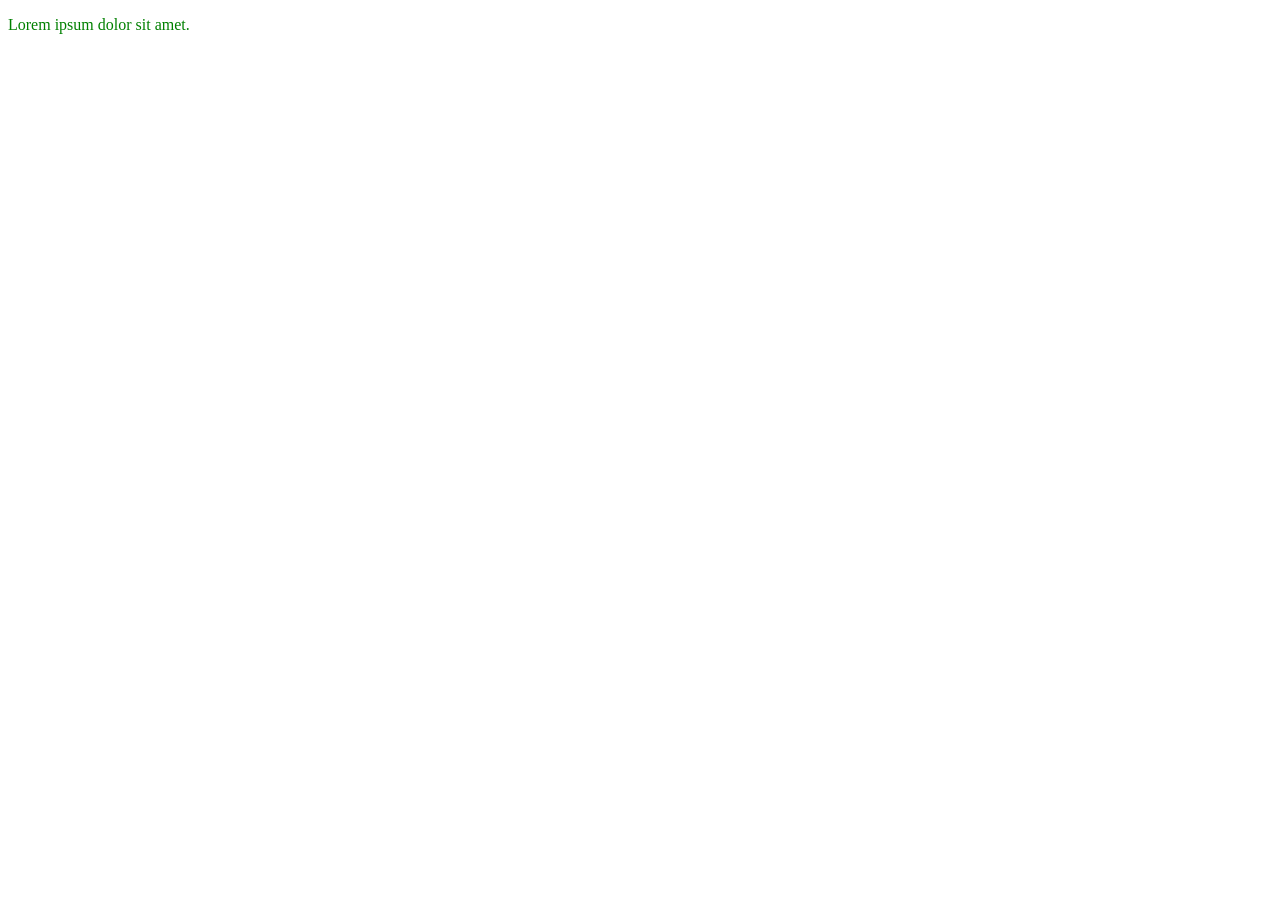
<file: index.html>
<!DOCTYPE html>
<html lang="en">
<head>
    <meta charset="UTF-8">
    <meta name="viewport" content="width=device-width, initial-scale=1.0">
    <title></title>

<style>
   p{
        color: red !important;
        
    }
    /*
    
    Selector{
       propery:value ;
       property:value ;

    }
        div{
        color:red;
        font-size: 30px;
        font-weight: bold;
        font-family: cursive;
    }
    
    */


</style>

<link rel="stylesheet" href="./css/style.css">

</head>



<body>
    
       

    
<!--    3 methods to integrate CSS ()   -->

 

<!--   Interne 
       Inline 
       Externe    

-->


<!-- 
<div  style="color:#ff0000;">
    Hello world 
</div> -->

<!-- <div>
    Hello Gomycode 
</div>

<div id="mydiv">
    the second div
</div>
DRY -->


<p  style="color:green !important">Lorem ipsum dolor sit amet.
</p>














<!-- <header>
    <div>
        <h2>hello ali</h2>
    </div>
</header> -->






</body>
</html>





<!-- MVC( Model View Controller)
Model(database )
View(Front end )
Controller(Backend code logic) -->
</file>
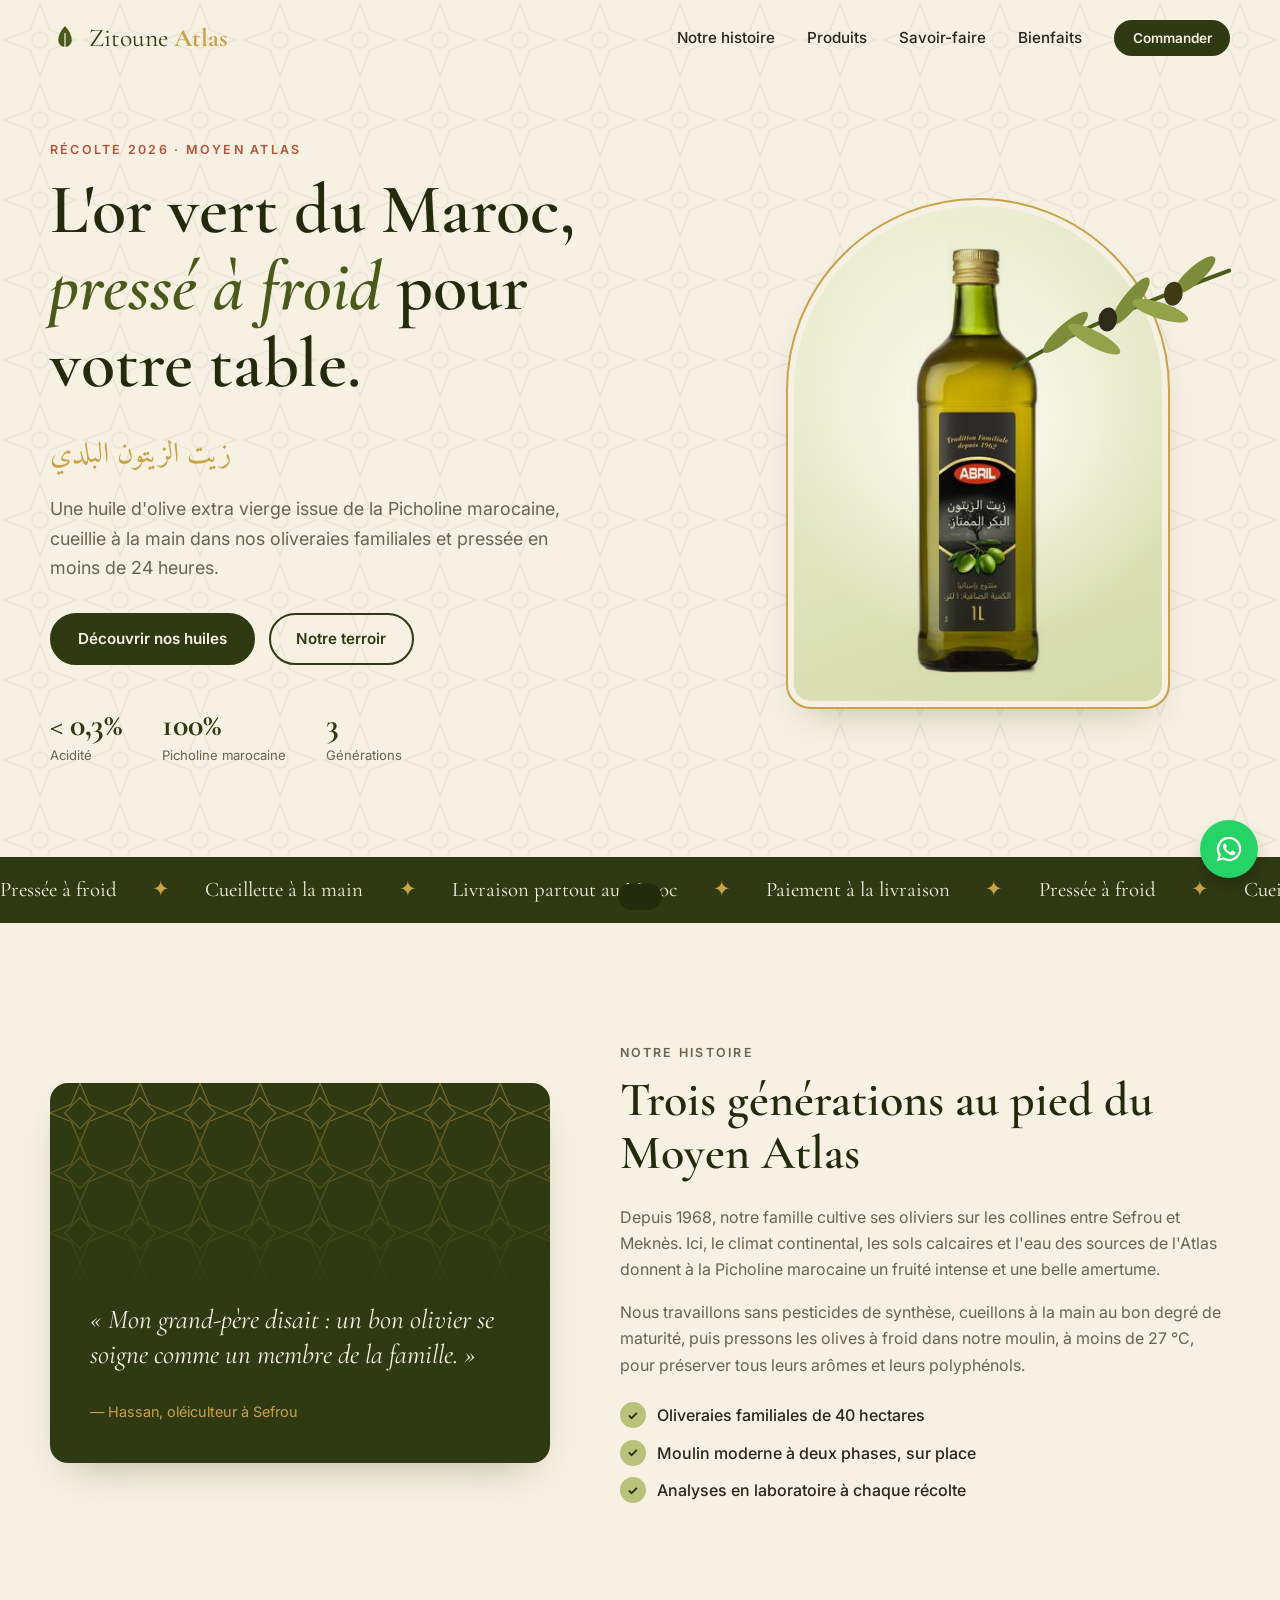
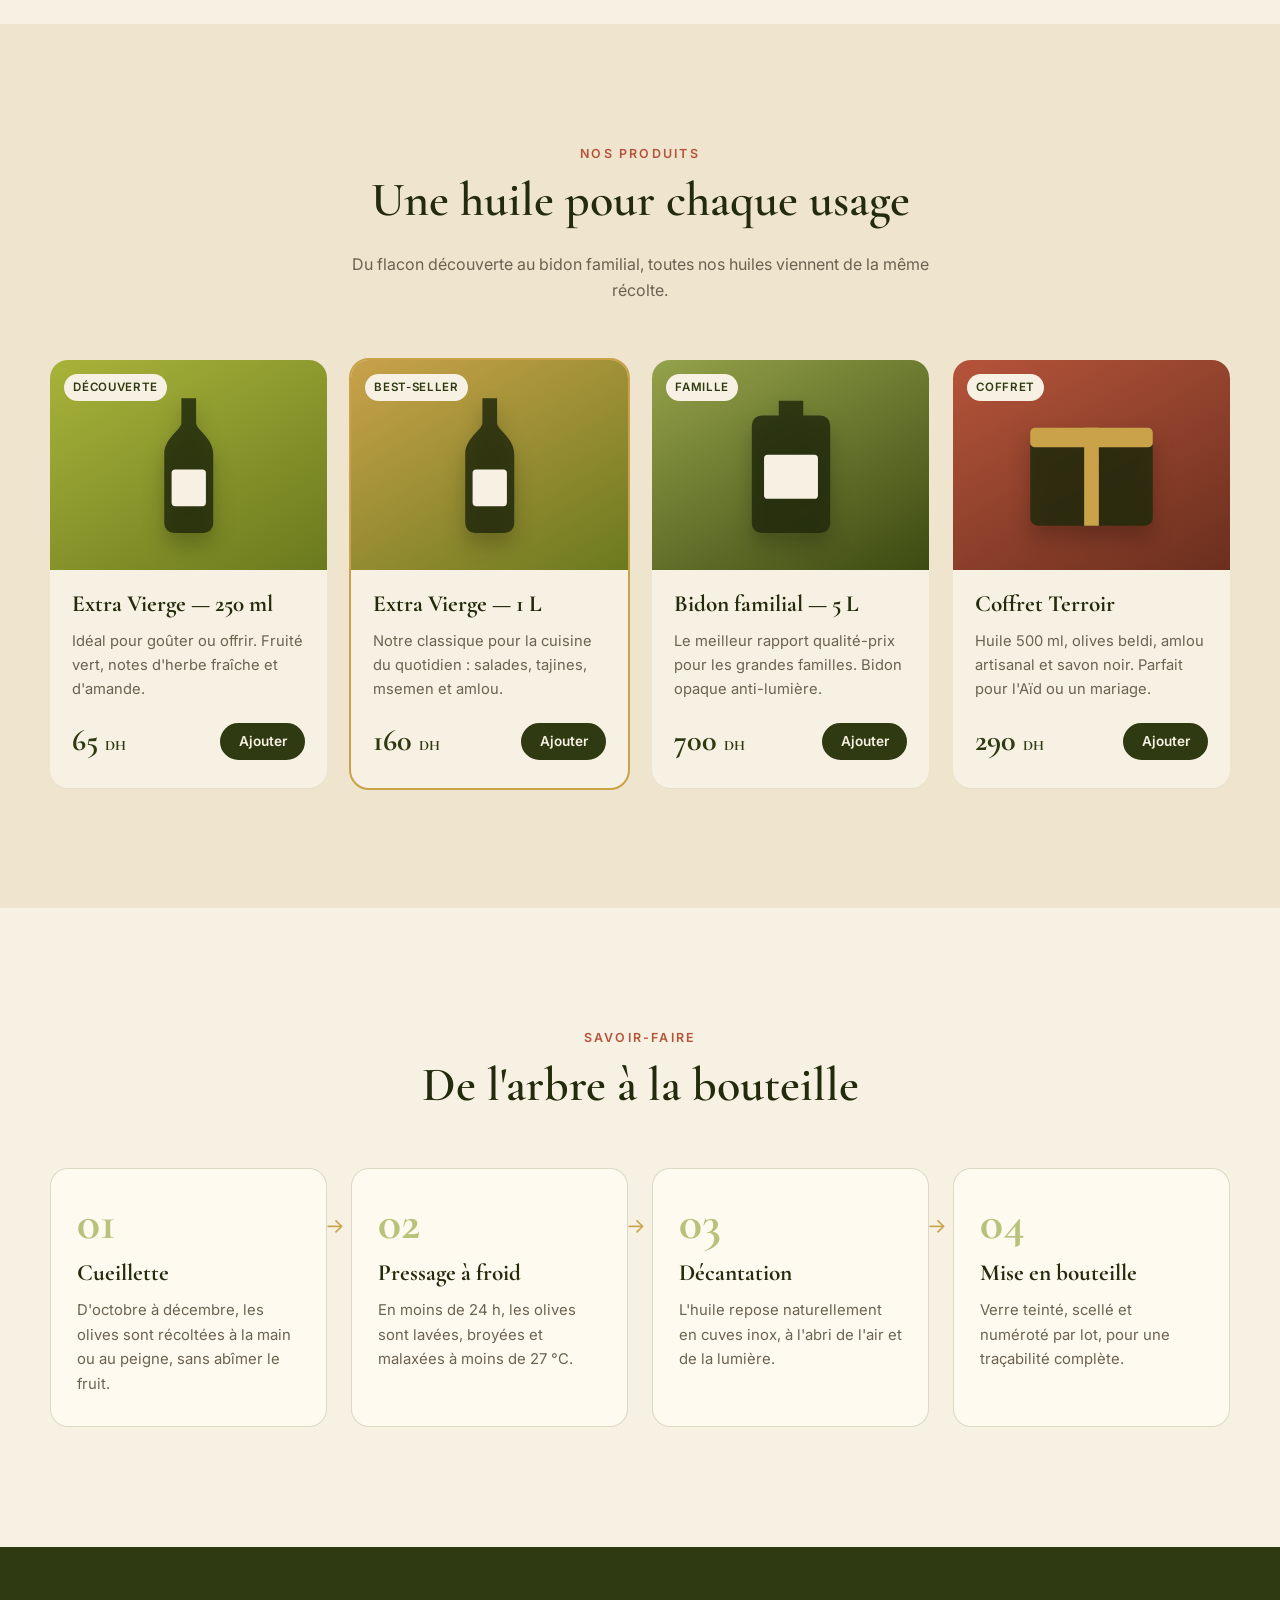
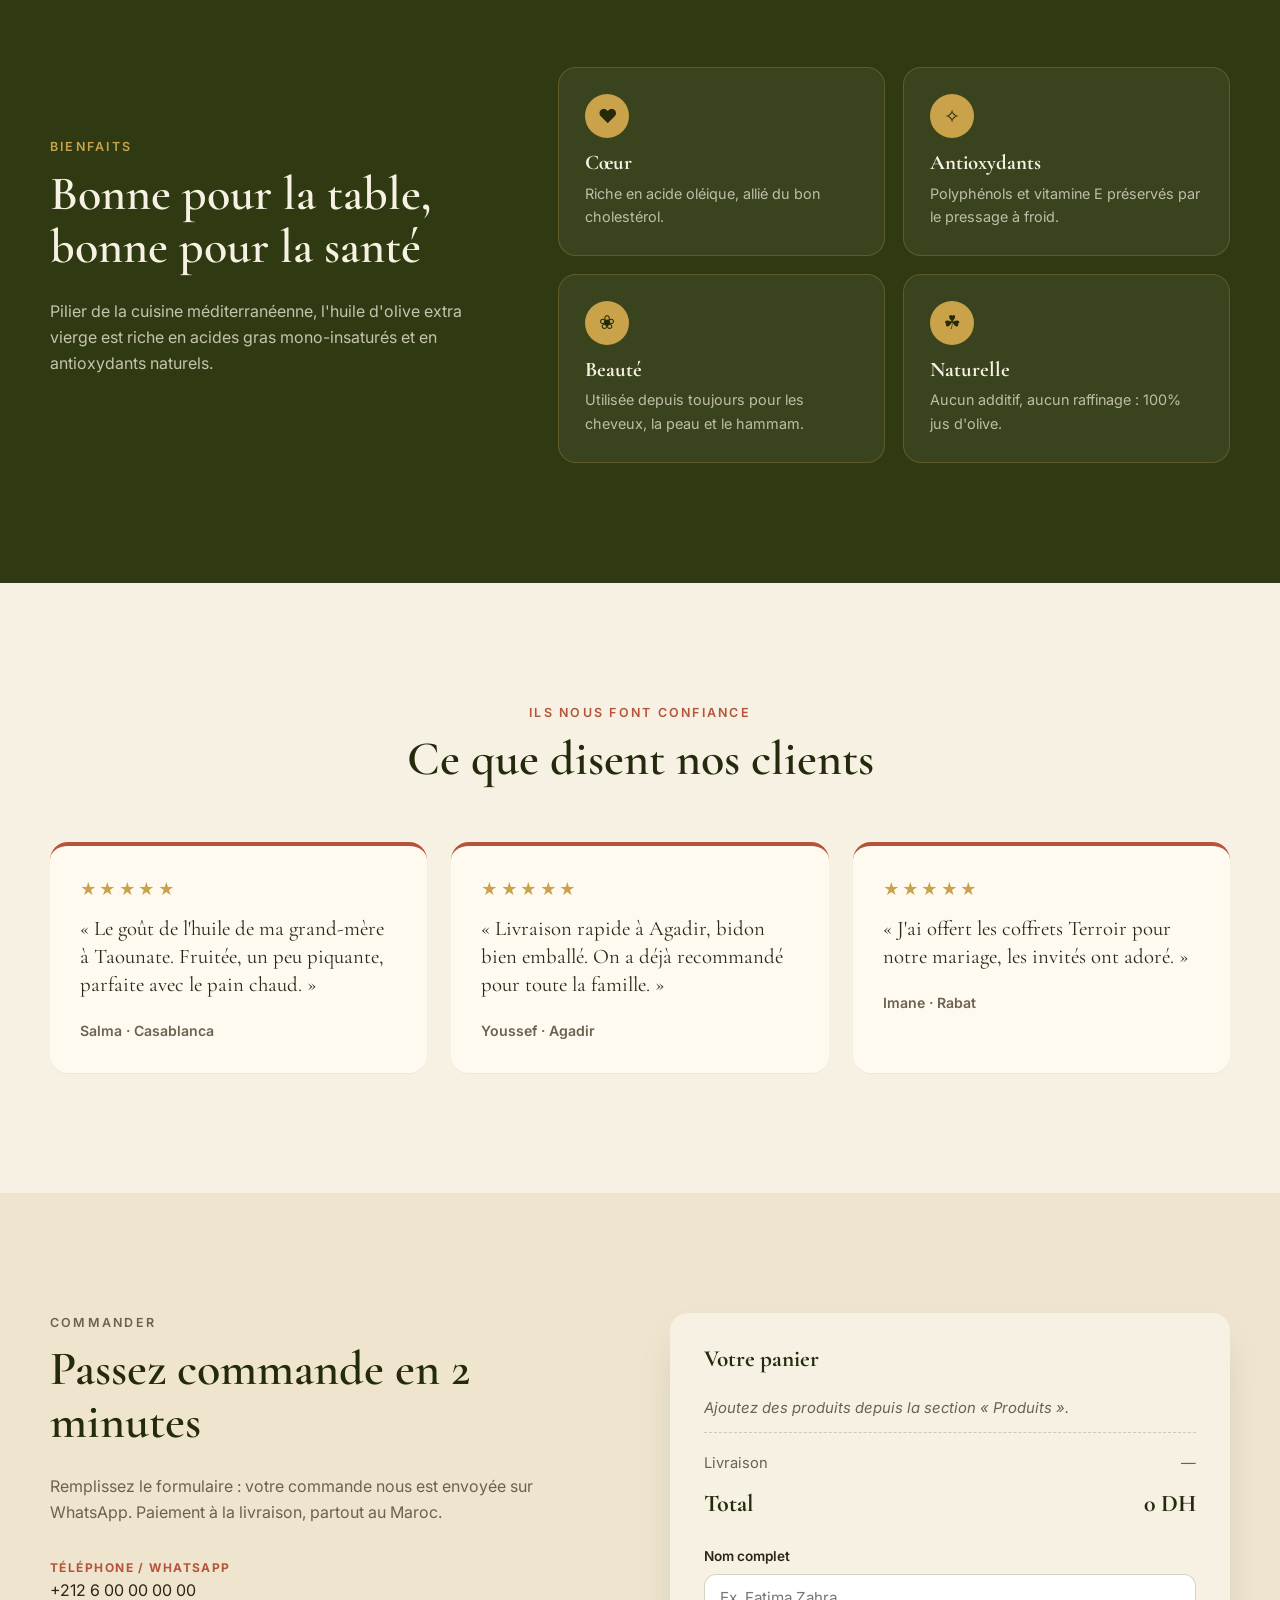
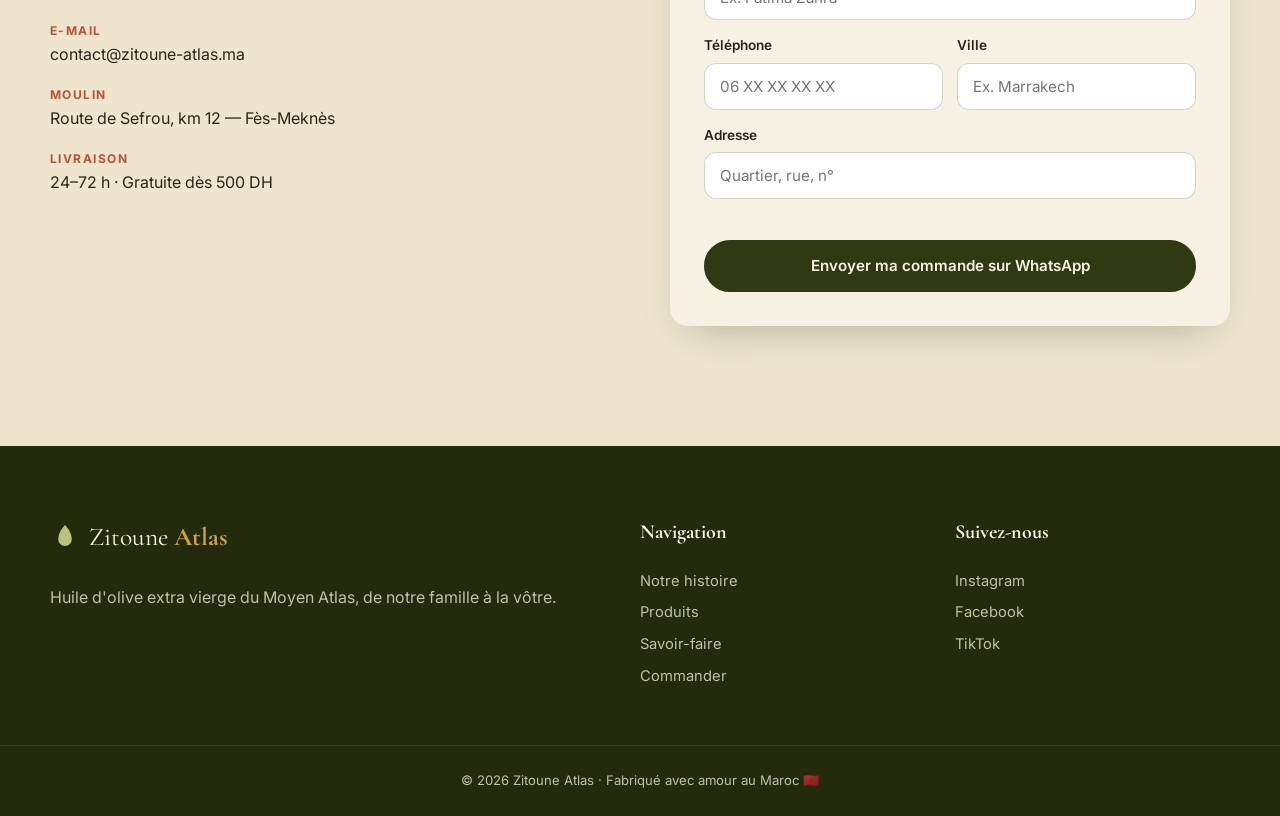
<file: genai/index.html>
<!DOCTYPE html>
<html lang="fr">
<head>
  <meta charset="UTF-8">
  <meta name="viewport" content="width=device-width, initial-scale=1.0">
  <title>Zitoune Atlas — Huile d'olive marocaine extra vierge</title>
  <meta name="description" content="Huile d'olive extra vierge pressée à froid, issue des oliveraies familiales du Moyen Atlas. Livraison partout au Maroc.">
  <link rel="preconnect" href="https://fonts.googleapis.com">
  <link rel="preconnect" href="https://fonts.gstatic.com" crossorigin>
  <link href="https://fonts.googleapis.com/css2?family=Cormorant+Garamond:wght@500;600;700&family=Inter:wght@400;500;600&family=Amiri:wght@700&display=swap" rel="stylesheet">
  <link rel="stylesheet" href="./style.css">
</head>
<body>

  <!-- ===== EN-TÊTE ===== -->
  <header class="header" id="header">
    <div class="container nav">
      <a href="#accueil" class="logo">
        <svg viewBox="0 0 40 40" class="logo-icon" aria-hidden="true">
          <path d="M20 4c6 6 9 13 9 19a9 9 0 0 1-18 0c0-6 3-13 9-19z" fill="currentColor"/>
          <path d="M20 14v20" stroke="#f7f1e3" stroke-width="1.6" stroke-linecap="round"/>
        </svg>
        <span>Zitoune <strong>Atlas</strong></span>
      </a>
      <nav class="menu" id="menu">
        <a href="#histoire">Notre histoire</a>
        <a href="#produits">Produits</a>
        <a href="#savoir-faire">Savoir-faire</a>
        <a href="#bienfaits">Bienfaits</a>
        <a href="#contact" class="btn btn-small">Commander</a>
      </nav>
      <button class="burger" id="burger" aria-label="Ouvrir le menu" aria-expanded="false">
        <span></span><span></span><span></span>
      </button>
    </div>
  </header>

  <!-- ===== HERO ===== -->
  <section class="hero" id="accueil">
    <div class="hero-pattern" aria-hidden="true"></div>
    <div class="container hero-grid">
      <div class="hero-text reveal">
        <p class="eyebrow">Récolte 2026 · Moyen Atlas</p>
        <h1>L'or vert du Maroc, <em>pressé à froid</em> pour votre table.</h1>
        <p class="arabic" lang="ar" dir="rtl">زيت الزيتون البلدي</p>
        <p class="lead">Une huile d'olive extra vierge issue de la Picholine marocaine, cueillie à la main dans nos oliveraies familiales et pressée en moins de 24 heures.</p>
        <div class="hero-actions">
          <a href="#produits" class="btn">Découvrir nos huiles</a>
          <a href="#histoire" class="btn btn-ghost">Notre terroir</a>
        </div>
        <ul class="hero-stats">
          <li><strong>&lt; 0,3%</strong><span>Acidité</span></li>
          <li><strong>100%</strong><span>Picholine marocaine</span></li>
          <li><strong>3</strong><span>Générations</span></li>
        </ul>
      </div>

      <div class="hero-visual reveal">
        <div class="arch">
          <img src="images/bouteille.png" alt="Bouteille d'huile d'olive extra vierge 1 L" class="bottle">
          <!-- Branche d'olivier -->
          <svg viewBox="0 0 160 120" class="branch" aria-hidden="true">
            <path d="M5 110C40 80 90 50 155 15" stroke="#4a5a1a" stroke-width="3" fill="none" stroke-linecap="round"/>
            <ellipse cx="40" cy="78" rx="22" ry="6" transform="rotate(-50 40 78)" fill="#7d8c3a"/>
            <ellipse cx="62" cy="80" rx="22" ry="6" transform="rotate(20 62 80)" fill="#94a24a"/>
            <ellipse cx="85" cy="48" rx="22" ry="6" transform="rotate(-60 85 48)" fill="#7d8c3a"/>
            <ellipse cx="108" cy="52" rx="22" ry="6" transform="rotate(10 108 52)" fill="#94a24a"/>
            <ellipse cx="130" cy="22" rx="20" ry="6" transform="rotate(-50 130 22)" fill="#7d8c3a"/>
            <ellipse cx="70" cy="64" rx="7" ry="9" fill="#2f2a1a"/>
            <ellipse cx="116" cy="38" rx="7" ry="9" fill="#3d3a14"/>
          </svg>
        </div>
      </div>
    </div>
  </section>

  <!-- ===== BANDEAU ===== -->
  <div class="ribbon">
    <div class="ribbon-track">
      <span>Pressée à froid</span><span>✦</span><span>Cueillette à la main</span><span>✦</span>
      <span>Livraison partout au Maroc</span><span>✦</span><span>Paiement à la livraison</span><span>✦</span>
      <span>Pressée à froid</span><span>✦</span><span>Cueillette à la main</span><span>✦</span>
      <span>Livraison partout au Maroc</span><span>✦</span><span>Paiement à la livraison</span><span>✦</span>
    </div>
  </div>

  <!-- ===== HISTOIRE ===== -->
  <section class="section" id="histoire">
    <div class="container story">
      <div class="story-card reveal">
        <div class="zellige" aria-hidden="true"></div>
        <blockquote>« Mon grand-père disait : un bon olivier se soigne comme un membre de la famille. »</blockquote>
        <p class="sign">— Hassan, oléiculteur à Sefrou</p>
      </div>
      <div class="reveal">
        <p class="eyebrow">Notre histoire</p>
        <h2>Trois générations au pied du Moyen Atlas</h2>
        <p>Depuis 1968, notre famille cultive ses oliviers sur les collines entre Sefrou et Meknès. Ici, le climat continental, les sols calcaires et l'eau des sources de l'Atlas donnent à la Picholine marocaine un fruité intense et une belle amertume.</p>
        <p>Nous travaillons sans pesticides de synthèse, cueillons à la main au bon degré de maturité, puis pressons les olives à froid dans notre moulin, à moins de 27&nbsp;°C, pour préserver tous leurs arômes et leurs polyphénols.</p>
        <ul class="checks">
          <li>Oliveraies familiales de 40 hectares</li>
          <li>Moulin moderne à deux phases, sur place</li>
          <li>Analyses en laboratoire à chaque récolte</li>
        </ul>
      </div>
    </div>
  </section>

  <!-- ===== PRODUITS ===== -->
  <section class="section section-alt" id="produits">
    <div class="container">
      <div class="section-head reveal">
        <p class="eyebrow">Nos produits</p>
        <h2>Une huile pour chaque usage</h2>
        <p>Du flacon découverte au bidon familial, toutes nos huiles viennent de la même récolte.</p>
      </div>

      <div class="products">
        <article class="product reveal">
          <div class="product-img" style="--c1:#a8b33a;--c2:#6b7a1e">
            <span class="badge">Découverte</span>
            <svg viewBox="0 0 60 120" aria-hidden="true"><path d="M24 6h12v20c0 6 14 12 14 26v56a8 8 0 0 1-8 8H18a8 8 0 0 1-8-8V52c0-14 14-20 14-26z" fill="currentColor"/><rect x="16" y="64" width="28" height="30" rx="3" fill="#f7f1e3"/></svg>
          </div>
          <div class="product-body">
            <h3>Extra Vierge — 250 ml</h3>
            <p>Idéal pour goûter ou offrir. Fruité vert, notes d'herbe fraîche et d'amande.</p>
            <div class="product-foot">
              <span class="price">65 <small>DH</small></span>
              <button class="btn btn-small add" data-name="Extra Vierge 250 ml" data-price="65">Ajouter</button>
            </div>
          </div>
        </article>

        <article class="product featured reveal">
          <div class="product-img" style="--c1:#c9a24a;--c2:#6b7a1e">
            <span class="badge">Best-seller</span>
            <svg viewBox="0 0 60 120" aria-hidden="true"><path d="M24 6h12v20c0 6 14 12 14 26v56a8 8 0 0 1-8 8H18a8 8 0 0 1-8-8V52c0-14 14-20 14-26z" fill="currentColor"/><rect x="16" y="64" width="28" height="30" rx="3" fill="#f7f1e3"/></svg>
          </div>
          <div class="product-body">
            <h3>Extra Vierge — 1 L</h3>
            <p>Notre classique pour la cuisine du quotidien : salades, tajines, msemen et amlou.</p>
            <div class="product-foot">
              <span class="price">160 <small>DH</small></span>
              <button class="btn btn-small add" data-name="Extra Vierge 1 L" data-price="160">Ajouter</button>
            </div>
          </div>
        </article>

        <article class="product reveal">
          <div class="product-img" style="--c1:#94a24a;--c2:#3d4a12">
            <span class="badge">Famille</span>
            <svg viewBox="0 0 80 120" aria-hidden="true"><path d="M30 8h20v12h14a8 8 0 0 1 8 8v80a8 8 0 0 1-8 8H16a8 8 0 0 1-8-8V28a8 8 0 0 1 8-8h14z" fill="currentColor"/><rect x="18" y="52" width="44" height="36" rx="3" fill="#f7f1e3"/></svg>
          </div>
          <div class="product-body">
            <h3>Bidon familial — 5 L</h3>
            <p>Le meilleur rapport qualité-prix pour les grandes familles. Bidon opaque anti-lumière.</p>
            <div class="product-foot">
              <span class="price">700 <small>DH</small></span>
              <button class="btn btn-small add" data-name="Bidon familial 5 L" data-price="700">Ajouter</button>
            </div>
          </div>
        </article>

        <article class="product reveal">
          <div class="product-img" style="--c1:#b5543a;--c2:#6b2f1e">
            <span class="badge">Coffret</span>
            <svg viewBox="0 0 120 120" aria-hidden="true"><rect x="10" y="40" width="100" height="70" rx="6" fill="currentColor"/><rect x="10" y="30" width="100" height="16" rx="4" fill="#c9a24a"/><rect x="54" y="30" width="12" height="80" fill="#c9a24a"/></svg>
          </div>
          <div class="product-body">
            <h3>Coffret Terroir</h3>
            <p>Huile 500 ml, olives beldi, amlou artisanal et savon noir. Parfait pour l'Aïd ou un mariage.</p>
            <div class="product-foot">
              <span class="price">290 <small>DH</small></span>
              <button class="btn btn-small add" data-name="Coffret Terroir" data-price="290">Ajouter</button>
            </div>
          </div>
        </article>
      </div>
    </div>
  </section>

  <!-- ===== SAVOIR-FAIRE ===== -->
  <section class="section" id="savoir-faire">
    <div class="container">
      <div class="section-head reveal">
        <p class="eyebrow">Savoir-faire</p>
        <h2>De l'arbre à la bouteille</h2>
      </div>
      <ol class="steps">
        <li class="reveal">
          <span class="step-num">01</span>
          <h3>Cueillette</h3>
          <p>D'octobre à décembre, les olives sont récoltées à la main ou au peigne, sans abîmer le fruit.</p>
        </li>
        <li class="reveal">
          <span class="step-num">02</span>
          <h3>Pressage à froid</h3>
          <p>En moins de 24 h, les olives sont lavées, broyées et malaxées à moins de 27&nbsp;°C.</p>
        </li>
        <li class="reveal">
          <span class="step-num">03</span>
          <h3>Décantation</h3>
          <p>L'huile repose naturellement en cuves inox, à l'abri de l'air et de la lumière.</p>
        </li>
        <li class="reveal">
          <span class="step-num">04</span>
          <h3>Mise en bouteille</h3>
          <p>Verre teinté, scellé et numéroté par lot, pour une traçabilité complète.</p>
        </li>
      </ol>
    </div>
  </section>

  <!-- ===== BIENFAITS ===== -->
  <section class="section section-dark" id="bienfaits">
    <div class="container benefits">
      <div class="reveal">
        <p class="eyebrow">Bienfaits</p>
        <h2>Bonne pour la table, bonne pour la santé</h2>
        <p>Pilier de la cuisine méditerranéenne, l'huile d'olive extra vierge est riche en acides gras mono-insaturés et en antioxydants naturels.</p>
      </div>
      <div class="benefit-grid">
        <div class="benefit reveal"><span>♥</span><h3>Cœur</h3><p>Riche en acide oléique, allié du bon cholestérol.</p></div>
        <div class="benefit reveal"><span>✧</span><h3>Antioxydants</h3><p>Polyphénols et vitamine E préservés par le pressage à froid.</p></div>
        <div class="benefit reveal"><span>❀</span><h3>Beauté</h3><p>Utilisée depuis toujours pour les cheveux, la peau et le hammam.</p></div>
        <div class="benefit reveal"><span>☘</span><h3>Naturelle</h3><p>Aucun additif, aucun raffinage : 100% jus d'olive.</p></div>
      </div>
    </div>
  </section>

  <!-- ===== TÉMOIGNAGES ===== -->
  <section class="section" id="avis">
    <div class="container">
      <div class="section-head reveal">
        <p class="eyebrow">Ils nous font confiance</p>
        <h2>Ce que disent nos clients</h2>
      </div>
      <div class="reviews">
        <figure class="review reveal">
          <div class="stars">★★★★★</div>
          <blockquote>« Le goût de l'huile de ma grand-mère à Taounate. Fruitée, un peu piquante, parfaite avec le pain chaud. »</blockquote>
          <figcaption>Salma · Casablanca</figcaption>
        </figure>
        <figure class="review reveal">
          <div class="stars">★★★★★</div>
          <blockquote>« Livraison rapide à Agadir, bidon bien emballé. On a déjà recommandé pour toute la famille. »</blockquote>
          <figcaption>Youssef · Agadir</figcaption>
        </figure>
        <figure class="review reveal">
          <div class="stars">★★★★★</div>
          <blockquote>« J'ai offert les coffrets Terroir pour notre mariage, les invités ont adoré. »</blockquote>
          <figcaption>Imane · Rabat</figcaption>
        </figure>
      </div>
    </div>
  </section>

  <!-- ===== CONTACT / COMMANDE ===== -->
  <section class="section section-alt" id="contact">
    <div class="container contact">
      <div class="reveal">
        <p class="eyebrow">Commander</p>
        <h2>Passez commande en 2 minutes</h2>
        <p>Remplissez le formulaire : votre commande nous est envoyée sur WhatsApp. Paiement à la livraison, partout au Maroc.</p>
        <ul class="contact-info">
          <li><strong>Téléphone / WhatsApp</strong><a href="tel:+212600000000">+212 6 00 00 00 00</a></li>
          <li><strong>E-mail</strong><a href="mailto:contact@zitoune-atlas.ma">contact@zitoune-atlas.ma</a></li>
          <li><strong>Moulin</strong>Route de Sefrou, km 12 — Fès-Meknès</li>
          <li><strong>Livraison</strong>24–72 h · Gratuite dès 500 DH</li>
        </ul>
      </div>

      <form class="order reveal" id="order-form" novalidate>
        <h3>Votre panier</h3>
        <ul class="cart" id="cart">
          <li class="cart-empty">Ajoutez des produits depuis la section « Produits ».</li>
        </ul>
        <div class="cart-total">
          <span>Livraison</span><span id="shipping">—</span>
        </div>
        <div class="cart-total total">
          <span>Total</span><span id="total">0 DH</span>
        </div>

        <label>Nom complet
          <input type="text" name="fullname" required placeholder="Ex. Fatima Zahra">
        </label>
        <div class="row">
          <label>Téléphone
            <input type="tel" name="phone" required placeholder="06 XX XX XX XX">
          </label>
          <label>Ville
            <input type="text" name="city" required placeholder="Ex. Marrakech">
          </label>
        </div>
        <label>Adresse
          <input type="text" name="address" required placeholder="Quartier, rue, n°">
        </label>
        <p class="form-msg" id="form-msg" role="status"></p>
        <button type="submit" class="btn btn-block">Envoyer ma commande sur WhatsApp</button>
      </form>
    </div>
  </section>

  <!-- ===== PIED DE PAGE ===== -->
  <footer class="footer">
    <div class="container footer-grid">
      <div>
        <a href="#accueil" class="logo logo-light">
          <svg viewBox="0 0 40 40" class="logo-icon" aria-hidden="true"><path d="M20 4c6 6 9 13 9 19a9 9 0 0 1-18 0c0-6 3-13 9-19z" fill="currentColor"/></svg>
          <span>Zitoune <strong>Atlas</strong></span>
        </a>
        <p>Huile d'olive extra vierge du Moyen Atlas, de notre famille à la vôtre.</p>
      </div>
      <div>
        <h4>Navigation</h4>
        <a href="#histoire">Notre histoire</a>
        <a href="#produits">Produits</a>
        <a href="#savoir-faire">Savoir-faire</a>
        <a href="#contact">Commander</a>
      </div>
      <div>
        <h4>Suivez-nous</h4>
        <a href="#">Instagram</a>
        <a href="#">Facebook</a>
        <a href="#">TikTok</a>
      </div>
    </div>
    <p class="copyright">© <span id="year"></span> Zitoune Atlas · Fabriqué avec amour au Maroc 🇲🇦</p>
  </footer>

  <a href="#contact" class="wa-float" aria-label="Commander sur WhatsApp">
    <svg viewBox="0 0 32 32" aria-hidden="true"><path fill="currentColor" d="M16 3a13 13 0 0 0-11.2 19.6L3 29l6.6-1.7A13 13 0 1 0 16 3zm0 23.6a10.6 10.6 0 0 1-5.4-1.5l-.4-.2-3.9 1 1-3.8-.2-.4A10.6 10.6 0 1 1 16 26.6zm5.8-7.9c-.3-.2-1.9-.9-2.2-1s-.5-.2-.7.2-.8 1-1 1.2-.4.2-.7.1a8.7 8.7 0 0 1-4.3-3.8c-.3-.6.3-.5.9-1.7.1-.2 0-.4 0-.5l-1-2.4c-.3-.6-.5-.5-.7-.5h-.6a1.2 1.2 0 0 0-.9.4 3.7 3.7 0 0 0-1.1 2.7 6.4 6.4 0 0 0 1.3 3.4 14.6 14.6 0 0 0 5.6 5c2.1.9 2.9 1 4 .8a3.4 3.4 0 0 0 2.2-1.6 2.8 2.8 0 0 0 .2-1.6c-.1-.1-.3-.2-.6-.3z"/></svg>
  </a>

  <div class="toast" id="toast" role="status" aria-live="polite"></div>

  <script src="script.js"></script>
</body>
</html>
</file>
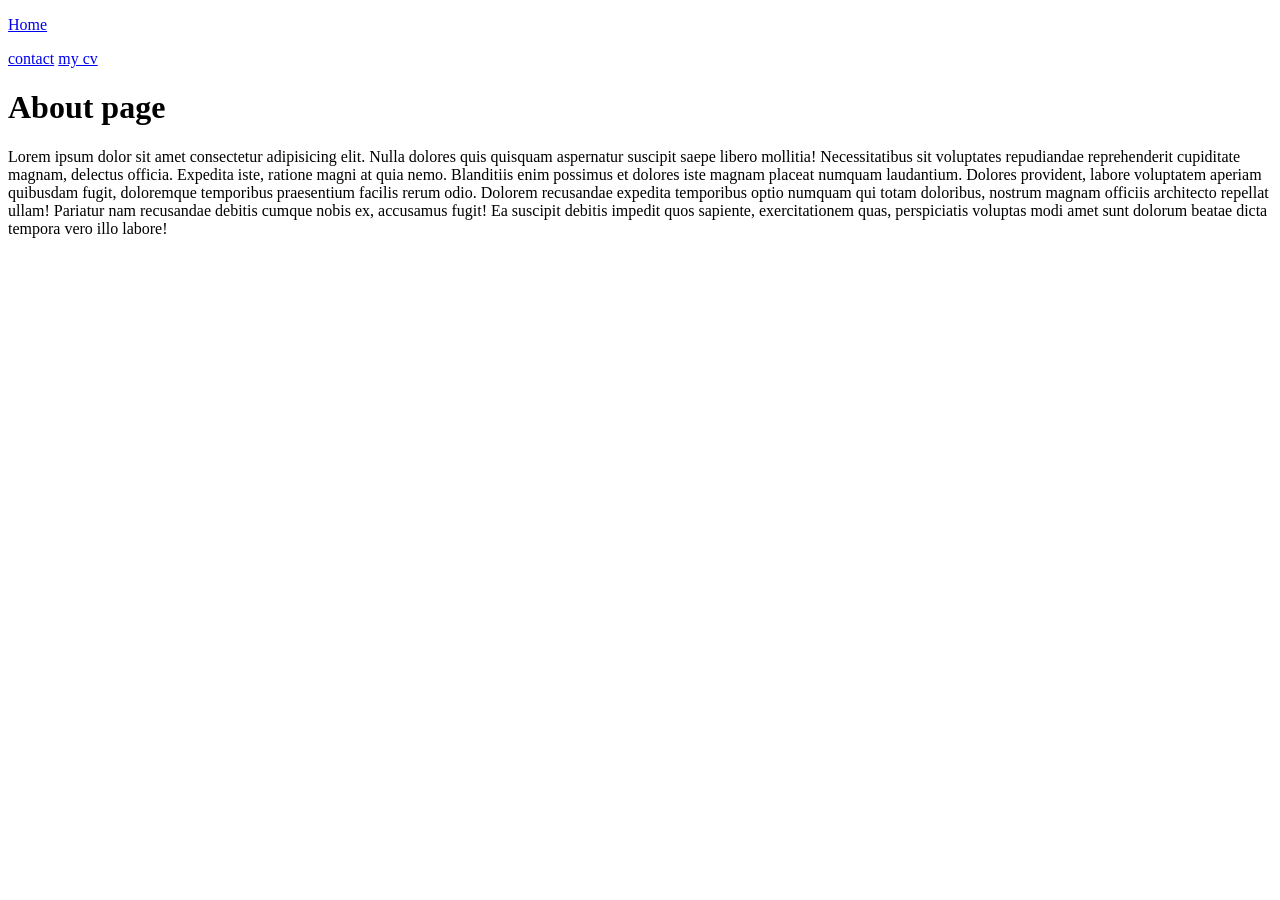
<file: about.html>
<!DOCTYPE html>
<html lang="en">
<head>
    <meta charset="UTF-8">
    <meta name="viewport" content="width=device-width, initial-scale=1.0">
    <title>About Page</title>
</head>
<body>
    <p>
<a href="/">Home</a>


</p>
<p>
    <a href="./contact.html">contact</a>

    <a href="./cv.html">my cv</a>
</p>
    <h1>About page </h1>
    <p>Lorem ipsum dolor sit amet consectetur adipisicing elit. Nulla dolores quis quisquam aspernatur suscipit saepe libero mollitia! Necessitatibus sit voluptates repudiandae reprehenderit cupiditate magnam, delectus officia. Expedita iste, ratione magni at quia nemo. Blanditiis enim possimus et dolores iste magnam placeat numquam laudantium. Dolores provident, labore voluptatem aperiam quibusdam fugit, doloremque temporibus praesentium facilis rerum odio. Dolorem recusandae expedita temporibus optio numquam qui totam doloribus, nostrum magnam officiis architecto repellat ullam! Pariatur nam recusandae debitis cumque nobis ex, accusamus fugit! Ea suscipit debitis impedit quos sapiente, exercitationem quas, perspiciatis voluptas modi amet sunt dolorum beatae dicta tempora vero illo labore!</p>
</body>
</html>
</file>
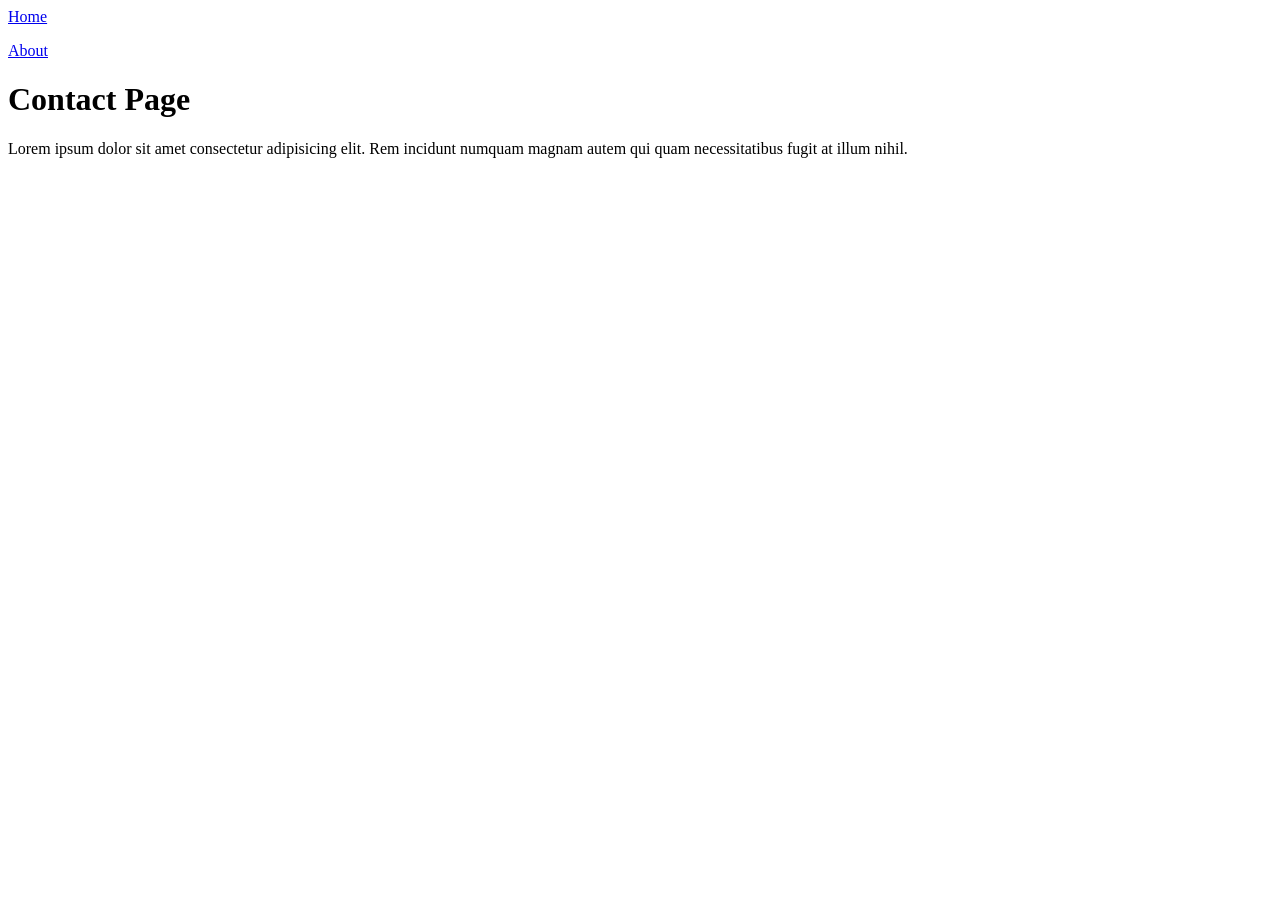
<file: contact.html>
<!DOCTYPE html>
<html lang="en">
<head>
    <meta charset="UTF-8">
    <meta name="viewport" content="width=device-width, initial-scale=1.0">
    <title>Contact</title>
</head>
<body>
    
<a href="/">Home</a>


</p>
<p>
    <a href="./about.html">About</a>

</p>

    <h1>Contact Page </h1>
    <p>Lorem ipsum dolor sit amet consectetur adipisicing elit. Rem incidunt numquam magnam autem qui quam necessitatibus fugit at illum nihil.</p>
</body>
</html>
</file>
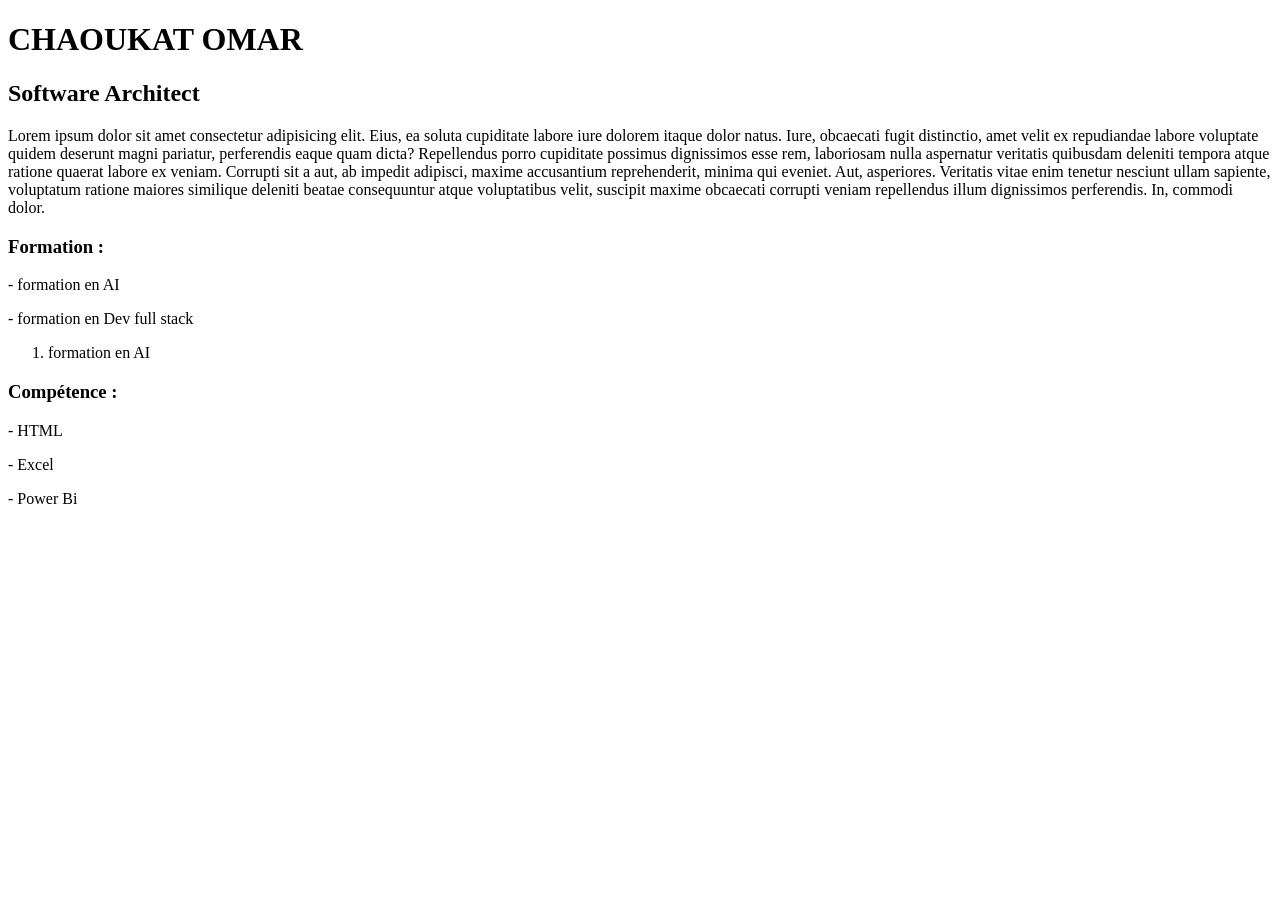
<file: cv.html>
<!DOCTYPE html>
<html lang="en">
<head>
    <meta charset="UTF-8">
    <meta name="viewport" content="width=device-width, initial-scale=1.0">
    <title>Document</title>
</head>
<body>
    
    <h1>CHAOUKAT OMAR</h1>
    <h2>Software Architect</h2>
    <p>
        Lorem ipsum dolor sit amet consectetur adipisicing elit. Eius, ea soluta cupiditate labore iure dolorem itaque dolor natus. Iure, obcaecati fugit distinctio, amet velit ex repudiandae labore voluptate quidem deserunt magni pariatur, perferendis eaque quam dicta? Repellendus porro cupiditate possimus dignissimos esse rem, laboriosam nulla aspernatur veritatis quibusdam deleniti tempora atque ratione quaerat labore ex veniam. Corrupti sit a aut, ab impedit adipisci, maxime accusantium reprehenderit, minima qui eveniet. Aut, asperiores. Veritatis vitae enim tenetur nesciunt ullam sapiente, voluptatum ratione maiores similique deleniti beatae consequuntur atque voluptatibus velit, suscipit maxime obcaecati corrupti veniam repellendus illum dignissimos perferendis. In, commodi dolor.
    </p>
    <h3>Formation : </h3>
    <p> - formation en AI </p>
    <p> - formation en Dev full stack  </p>

    <ol>
        <li>formation en AI</li>
    </ol>
     <h3>Compétence  : </h3>
    <p> - HTML </p>
    <p> - Excel   </p>
    <p> - Power Bi    </p>



</body>
</html>
</file>
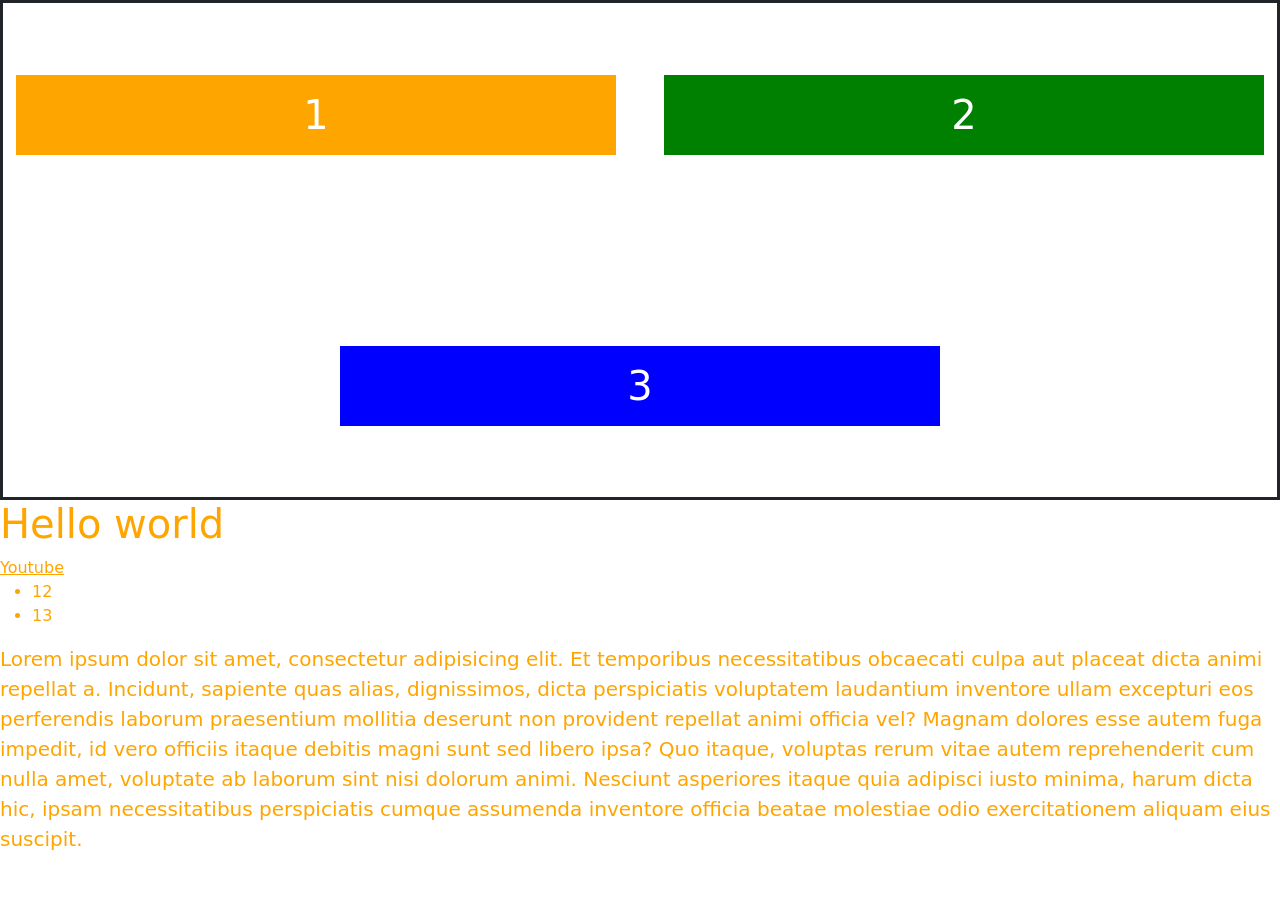
<file: flex.html>
<!DOCTYPE html>
<html lang="en">
<head>
    <meta charset="UTF-8">
    <meta name="viewport" content="width=device-width, initial-scale=1.0">
    <title>Flex Box </title>
<link href="https://cdn.jsdelivr.net/npm/bootstrap@5.3.8/dist/css/bootstrap.min.css" rel="stylesheet" integrity="sha384-sRIl4kxILFvY47J16cr9ZwB07vP4J8+LH7qKQnuqkuIAvNWLzeN8tE5YBujZqJLB" crossorigin="anonymous">
<script src="https://cdn.jsdelivr.net/npm/bootstrap@5.3.8/dist/js/bootstrap.bundle.min.js" integrity="sha384-FKyoEForCGlyvwx9Hj09JcYn3nv7wiPVlz7YYwJrWVcXK/BmnVDxM+D2scQbITxI" crossorigin="anonymous"></script>
    <style>
:root{
       
    --primary-color:orange;
    --primary-font-size:20px ; 




   }



        h1{
    color: var(--primary-color);
}
    
.cls{
    width: 600px;
    height: 80px;
    color: white;
    font-size: 40px;
    text-align: center;
    display: flex;
    justify-content: center;
    align-items: center;

    
  
}

p{
    color: var(--primary-color);
    font-size: var(--primary-font-size);
}
a{
    color: var(--primary-color);
}


ul li{
    color: var(--primary-color);
}

.parent{

    width: 100%;
    height: 500px;
    border: solid;
    /*
    display: flex;
    justify-content: start;
    align-items: start;
    flex-direction: row;
    justify-content: start;
    flex-wrap: wrap;
   */
}

.cls:nth-child(1){
    background-color: var(--primary-color);
   
}
.cls:nth-child(2){
    background-color: green;
}
.cls:nth-child(3){
    background-color: blue;
}
    </style>
</head>
<body>
    

 <div class="parent d-flex justify-content-center align-items-center flex-wrap gap-5">
    
    <div class="cls">
        1
    </div>
    <div class="cls">
        2
    </div>
    <div class="cls">
        3
    </div>

    
</div> 



<!-- <div class="row">
  <div class="col-4"></div>
</div> -->

<h1>Hello world</h1>

<a href="">Youtube</a>



<ul>
    <li>12</li>
    <li>13</li>
</ul>


<p>Lorem ipsum dolor sit amet, consectetur adipisicing elit. Et temporibus necessitatibus obcaecati culpa aut placeat dicta animi repellat a. Incidunt, sapiente quas alias, dignissimos, dicta perspiciatis voluptatem laudantium inventore ullam excepturi eos perferendis laborum praesentium mollitia deserunt non provident repellat animi officia vel? Magnam dolores esse autem fuga impedit, id vero officiis itaque debitis magni sunt sed libero ipsa? Quo itaque, voluptas rerum vitae autem reprehenderit cum nulla amet, voluptate ab laborum sint nisi dolorum animi. Nesciunt asperiores itaque quia adipisci iusto minima, harum dicta hic, ipsam necessitatibus perspiciatis cumque assumenda inventore officia beatae molestiae odio exercitationem aliquam eius suscipit.</p>


</body>
</html>
</file>
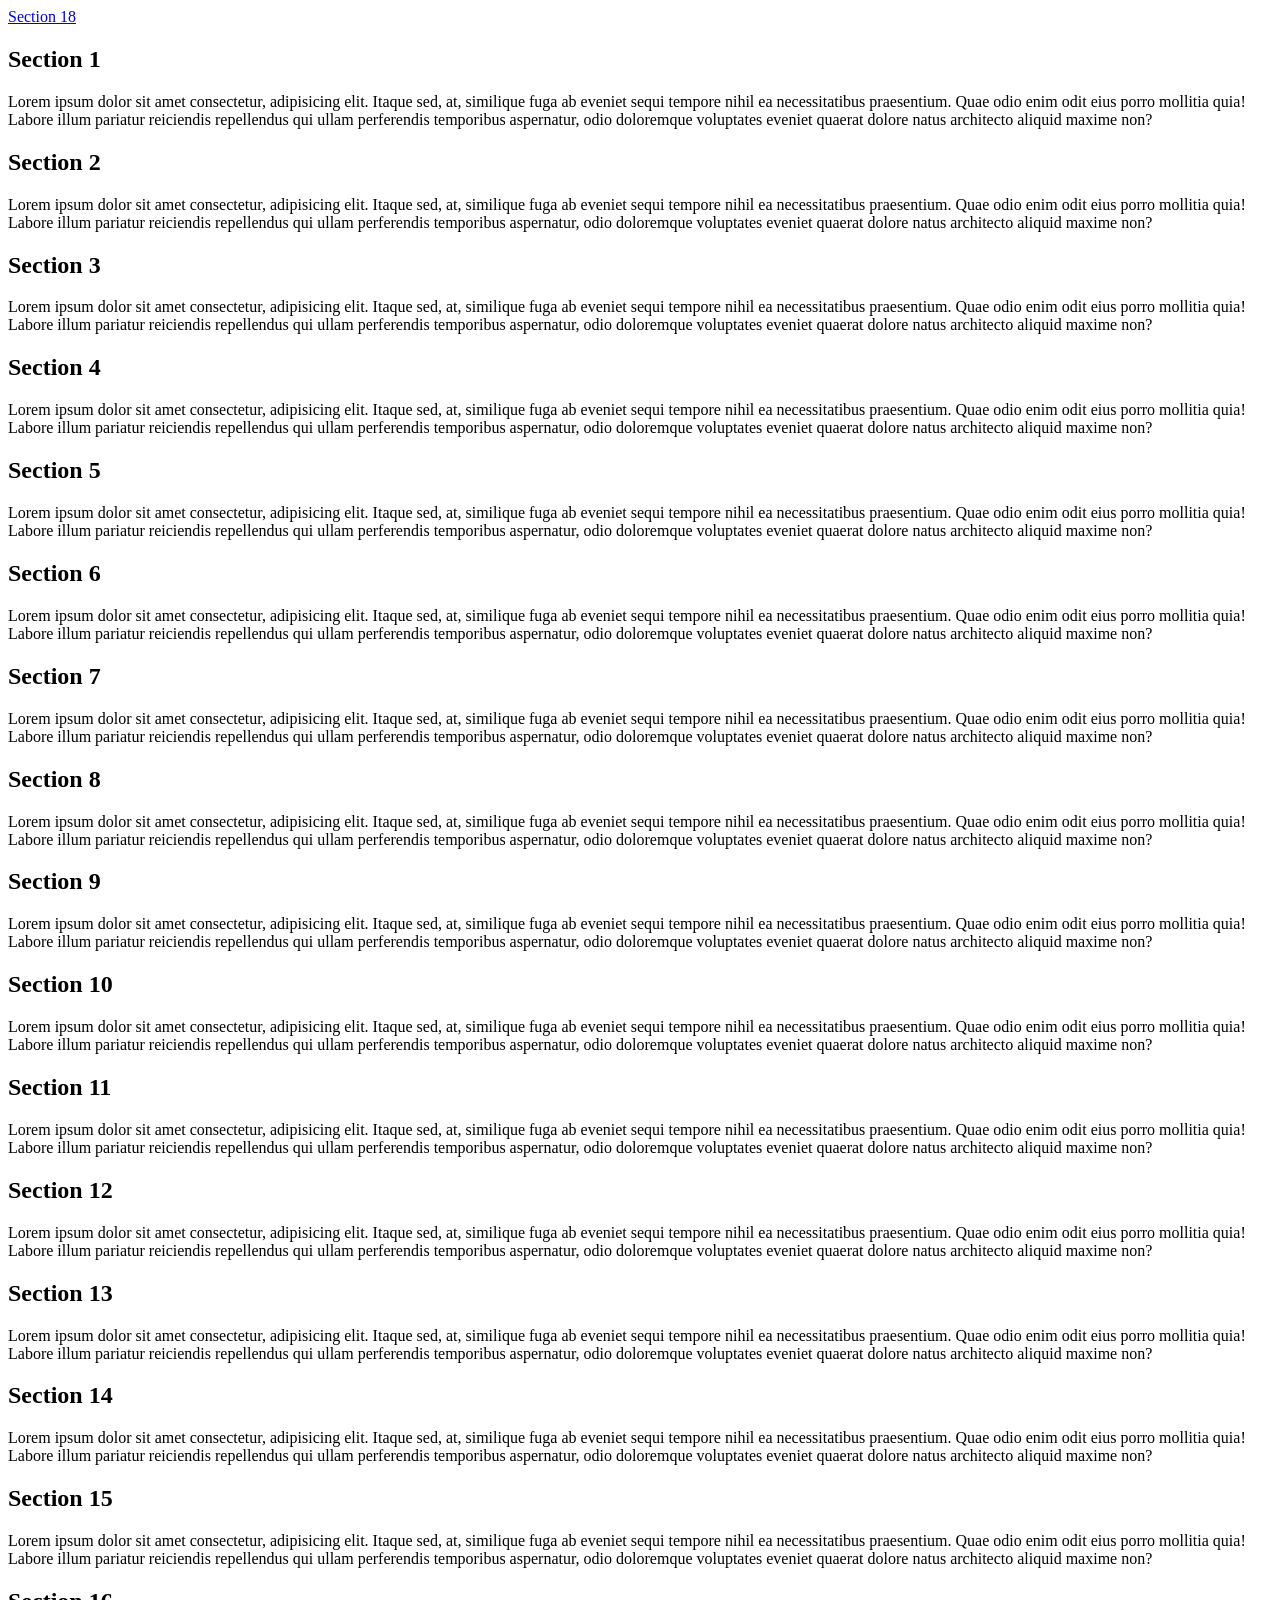
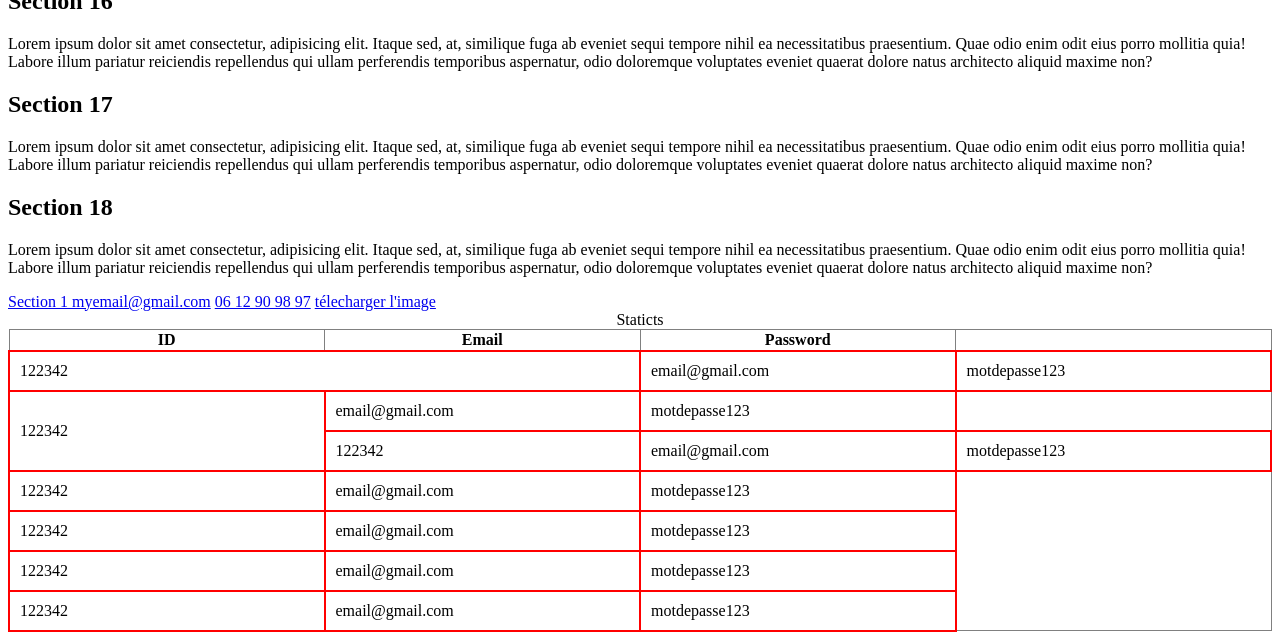
<file: mta7t7a.html>
<!DOCTYPE html>
<html lang="en">
<head>
    <meta charset="UTF-8">
    <meta name="viewport" content="width=device-width, initial-scale=1.0">
    <title>Document</title>
    <style>
        html{
            scroll-behavior: smooth;
        }
        table{
            border-collapse: collapse;
            width: 100%;
        }
        td{
            border: solid 2px red;
            width: 200px;            padding: 10px;
        }
    </style>
</head>
<body>
    <!-- ANchor link  -->
    <a href="#section18">Section 18 </a>

    <h2 id="test">Section 1 </h2>
    <p>Lorem ipsum dolor sit amet consectetur, adipisicing elit. Itaque sed, at, similique fuga ab eveniet sequi tempore nihil ea necessitatibus praesentium. Quae odio enim odit eius porro mollitia quia! Labore illum pariatur reiciendis repellendus qui ullam perferendis temporibus aspernatur, odio doloremque voluptates eveniet quaerat dolore natus architecto aliquid maxime non?</p>

    <h2>Section 2 </h2>
    <p>Lorem ipsum dolor sit amet consectetur, adipisicing elit. Itaque sed, at, similique fuga ab eveniet sequi tempore nihil ea necessitatibus praesentium. Quae odio enim odit eius porro mollitia quia! Labore illum pariatur reiciendis repellendus qui ullam perferendis temporibus aspernatur, odio doloremque voluptates eveniet quaerat dolore natus architecto aliquid maxime non?</p>

    <h2>Section 3 </h2>
    <p>Lorem ipsum dolor sit amet consectetur, adipisicing elit. Itaque sed, at, similique fuga ab eveniet sequi tempore nihil ea necessitatibus praesentium. Quae odio enim odit eius porro mollitia quia! Labore illum pariatur reiciendis repellendus qui ullam perferendis temporibus aspernatur, odio doloremque voluptates eveniet quaerat dolore natus architecto aliquid maxime non?</p>

    <h2>Section 4 </h2>
    <p>Lorem ipsum dolor sit amet consectetur, adipisicing elit. Itaque sed, at, similique fuga ab eveniet sequi tempore nihil ea necessitatibus praesentium. Quae odio enim odit eius porro mollitia quia! Labore illum pariatur reiciendis repellendus qui ullam perferendis temporibus aspernatur, odio doloremque voluptates eveniet quaerat dolore natus architecto aliquid maxime non?</p>

    <h2>Section 5 </h2>
    <p>Lorem ipsum dolor sit amet consectetur, adipisicing elit. Itaque sed, at, similique fuga ab eveniet sequi tempore nihil ea necessitatibus praesentium. Quae odio enim odit eius porro mollitia quia! Labore illum pariatur reiciendis repellendus qui ullam perferendis temporibus aspernatur, odio doloremque voluptates eveniet quaerat dolore natus architecto aliquid maxime non?</p>

    <h2>Section 6 </h2>
    <p>Lorem ipsum dolor sit amet consectetur, adipisicing elit. Itaque sed, at, similique fuga ab eveniet sequi tempore nihil ea necessitatibus praesentium. Quae odio enim odit eius porro mollitia quia! Labore illum pariatur reiciendis repellendus qui ullam perferendis temporibus aspernatur, odio doloremque voluptates eveniet quaerat dolore natus architecto aliquid maxime non?</p>

    <h2>Section 7 </h2>
    <p>Lorem ipsum dolor sit amet consectetur, adipisicing elit. Itaque sed, at, similique fuga ab eveniet sequi tempore nihil ea necessitatibus praesentium. Quae odio enim odit eius porro mollitia quia! Labore illum pariatur reiciendis repellendus qui ullam perferendis temporibus aspernatur, odio doloremque voluptates eveniet quaerat dolore natus architecto aliquid maxime non?</p>

    <h2>Section 8 </h2>
    <p>Lorem ipsum dolor sit amet consectetur, adipisicing elit. Itaque sed, at, similique fuga ab eveniet sequi tempore nihil ea necessitatibus praesentium. Quae odio enim odit eius porro mollitia quia! Labore illum pariatur reiciendis repellendus qui ullam perferendis temporibus aspernatur, odio doloremque voluptates eveniet quaerat dolore natus architecto aliquid maxime non?</p>

    <h2>Section 9 </h2>
    <p>Lorem ipsum dolor sit amet consectetur, adipisicing elit. Itaque sed, at, similique fuga ab eveniet sequi tempore nihil ea necessitatibus praesentium. Quae odio enim odit eius porro mollitia quia! Labore illum pariatur reiciendis repellendus qui ullam perferendis temporibus aspernatur, odio doloremque voluptates eveniet quaerat dolore natus architecto aliquid maxime non?</p>
    

    <h2>Section 10</h2>
    <p>Lorem ipsum dolor sit amet consectetur, adipisicing elit. Itaque sed, at, similique fuga ab eveniet sequi tempore nihil ea necessitatibus praesentium. Quae odio enim odit eius porro mollitia quia! Labore illum pariatur reiciendis repellendus qui ullam perferendis temporibus aspernatur, odio doloremque voluptates eveniet quaerat dolore natus architecto aliquid maxime non?</p>
        <h2>Section 11 </h2>
    <p>Lorem ipsum dolor sit amet consectetur, adipisicing elit. Itaque sed, at, similique fuga ab eveniet sequi tempore nihil ea necessitatibus praesentium. Quae odio enim odit eius porro mollitia quia! Labore illum pariatur reiciendis repellendus qui ullam perferendis temporibus aspernatur, odio doloremque voluptates eveniet quaerat dolore natus architecto aliquid maxime non?</p>
        <h2>Section 12 </h2>
    <p>Lorem ipsum dolor sit amet consectetur, adipisicing elit. Itaque sed, at, similique fuga ab eveniet sequi tempore nihil ea necessitatibus praesentium. Quae odio enim odit eius porro mollitia quia! Labore illum pariatur reiciendis repellendus qui ullam perferendis temporibus aspernatur, odio doloremque voluptates eveniet quaerat dolore natus architecto aliquid maxime non?</p>
        <h2>Section 13 </h2>
    <p>Lorem ipsum dolor sit amet consectetur, adipisicing elit. Itaque sed, at, similique fuga ab eveniet sequi tempore nihil ea necessitatibus praesentium. Quae odio enim odit eius porro mollitia quia! Labore illum pariatur reiciendis repellendus qui ullam perferendis temporibus aspernatur, odio doloremque voluptates eveniet quaerat dolore natus architecto aliquid maxime non?</p>
        <h2>Section 14 </h2>
    <p>Lorem ipsum dolor sit amet consectetur, adipisicing elit. Itaque sed, at, similique fuga ab eveniet sequi tempore nihil ea necessitatibus praesentium. Quae odio enim odit eius porro mollitia quia! Labore illum pariatur reiciendis repellendus qui ullam perferendis temporibus aspernatur, odio doloremque voluptates eveniet quaerat dolore natus architecto aliquid maxime non?</p>
        <h2>Section 15 </h2>
    <p>Lorem ipsum dolor sit amet consectetur, adipisicing elit. Itaque sed, at, similique fuga ab eveniet sequi tempore nihil ea necessitatibus praesentium. Quae odio enim odit eius porro mollitia quia! Labore illum pariatur reiciendis repellendus qui ullam perferendis temporibus aspernatur, odio doloremque voluptates eveniet quaerat dolore natus architecto aliquid maxime non?</p>
        <h2>Section 16 </h2>
    <p>Lorem ipsum dolor sit amet consectetur, adipisicing elit. Itaque sed, at, similique fuga ab eveniet sequi tempore nihil ea necessitatibus praesentium. Quae odio enim odit eius porro mollitia quia! Labore illum pariatur reiciendis repellendus qui ullam perferendis temporibus aspernatur, odio doloremque voluptates eveniet quaerat dolore natus architecto aliquid maxime non?</p>
        <h2>Section 17 </h2>
    <p>Lorem ipsum dolor sit amet consectetur, adipisicing elit. Itaque sed, at, similique fuga ab eveniet sequi tempore nihil ea necessitatibus praesentium. Quae odio enim odit eius porro mollitia quia! Labore illum pariatur reiciendis repellendus qui ullam perferendis temporibus aspernatur, odio doloremque voluptates eveniet quaerat dolore natus architecto aliquid maxime non?</p>
        <h2 id="section18">Section 18 </h2>
    <p>Lorem ipsum dolor sit amet consectetur, adipisicing elit. Itaque sed, at, similique fuga ab eveniet sequi tempore nihil ea necessitatibus praesentium. Quae odio enim odit eius porro mollitia quia! Labore illum pariatur reiciendis repellendus qui ullam perferendis temporibus aspernatur, odio doloremque voluptates eveniet quaerat dolore natus architecto aliquid maxime non?</p>


    <a href="#test">Section 1 </a>



    <!-- Lien de type mail -->

<a href="mailto:hello@gomycode.co?subject=hello&body=salamoalykom">myemail@gmail.com</a>


<a href="tel:212708944573">06 12 90 98 97</a>




<a href="https://wa.me/212709009?text=bonjour+"  ></a>





<a href=""></a>


<a href="./image.png" download="nassim">télecharger l'image</a>




<!-- <h3>table caption</h3>
<table  >


<tr>
    <td>
        id
    </td>
    <td>
        email
    </td>
<td>
    password 
</td>
</tr>

<tr>
    <td>1</td>
    <td>omar@gmail.com</td>
    <td>omar1234</td>
</tr>





</table>
 -->




<table border="1">
    <caption>Staticts</caption>
    <thead>
        <tr>
            <th>ID</th>
            <th>Email</th>
            <th>Password</th>
        </tr>
    </thead>
    <tbody>
        <tr>
            <td colspan="2">122342</td>
            <td>email@gmail.com</td>
            <td>motdepasse123</td>
        </tr>
        <tr>
            <td rowspan="2">122342</td>
            <td>email@gmail.com</td>
            <td>motdepasse123</td>
        </tr>
        <tr>
            <td>122342</td>
            <td>email@gmail.com</td>
            <td>motdepasse123</td>
        </tr>
        <tr>
            <td>122342</td>
            <td>email@gmail.com</td>
            <td>motdepasse123</td>
        </tr>
        <tr>
            <td>122342</td>
            <td>email@gmail.com</td>
            <td>motdepasse123</td>
        </tr>
        <tr>
            <td>122342</td>
            <td>email@gmail.com</td>
            <td>motdepasse123</td>
        </tr>
        <tr>
            <td>122342</td>
            <td>email@gmail.com</td>
            <td>motdepasse123</td>
        </tr>
    </tbody>
</table>

</body>
</html>
</file>
<file: css/style.css>
/* #mydiv{



    color : red  ;
} */

/* div{
    color: red ;
} */
p{
    color: blue;
}



.myp{
    color: green  !important;
   
}


/* Get element by attribute  */

/* 
input[type="password"]{
background-color: red;

    
} */


/* a[href="https://www.google.com"]{

    color: red;
} */
</file>
<file: genai/style.css>
/* ===== Variables ===== */
:root {
  --olive-900: #232b0c;
  --olive-800: #2f3a12;
  --olive-700: #4a5a1a;
  --olive-500: #7d8c3a;
  --olive-300: #b9c27a;
  --gold: #c9a24a;
  --terracotta: #b5543a;
  --cream: #f7f1e3;
  --sand: #efe5cf;
  --ink: #2b2618;
  --muted: #6b6250;
  --radius: 18px;
  --shadow: 0 18px 40px -20px rgba(35, 43, 12, .35);
  --serif: "Cormorant Garamond", Georgia, serif;
  --sans: "Inter", system-ui, sans-serif;
}

/* ===== Base ===== */
*, *::before, *::after { box-sizing: border-box; }
html { scroll-behavior: smooth; scroll-padding-top: 80px; }
body {
  margin: 0;
  font-family: var(--sans);
  color: var(--ink);
  background: var(--cream);
  line-height: 1.65;
  -webkit-font-smoothing: antialiased;
}
img, svg { display: block; max-width: 100%; }
a { color: inherit; text-decoration: none; }
h1, h2, h3 { font-family: var(--serif); line-height: 1.1; margin: 0 0 .5em; color: var(--olive-900); }
h1 { font-size: clamp(2.5rem, 5.5vw, 4.4rem); font-weight: 600; }
h2 { font-size: clamp(2rem, 4vw, 3rem); font-weight: 600; }
h3 { font-size: 1.45rem; font-weight: 700; }
p { margin: 0 0 1em; }

.container { width: min(1180px, 100% - 32px); margin-inline: auto; }
.section { padding: clamp(70px, 10vw, 120px) 0; }
.section-alt { background: var(--sand); }
.section-dark { background: var(--olive-800); color: var(--cream); }
.section-dark h2, .section-dark h3 { color: var(--cream); }
.section-head { text-align: center; max-width: 620px; margin: 0 auto 56px; }
.section-head p:last-child { color: var(--muted); }

.eyebrow {
  font-size: .78rem;
  letter-spacing: .18em;
  text-transform: uppercase;
  font-weight: 600;
  color: var(--terracotta);
  margin-bottom: .8em;
}
.section-dark .eyebrow { color: var(--gold); }

/* ===== Boutons ===== */
.btn {
  display: inline-flex; align-items: center; justify-content: center;
  gap: .5em;
  padding: .95em 1.7em;
  border: 2px solid var(--olive-800);
  border-radius: 999px;
  background: var(--olive-800);
  color: var(--cream);
  font: 600 .95rem var(--sans);
  cursor: pointer;
  transition: transform .2s, background .2s, color .2s;
}
.btn:hover { background: var(--olive-700); border-color: var(--olive-700); transform: translateY(-2px); }
.btn-ghost { background: transparent; color: var(--olive-800); }
.btn-ghost:hover { background: var(--olive-800); color: var(--cream); }
.btn-small { padding: .6em 1.2em; font-size: .85rem; }
.btn-block { width: 100%; }

/* ===== Header ===== */
.header {
  position: fixed; inset: 0 0 auto; z-index: 50;
  transition: background .3s, box-shadow .3s;
}
.header.scrolled { background: rgba(247, 241, 227, .94); backdrop-filter: blur(10px); box-shadow: 0 4px 20px -12px rgba(0,0,0,.25); }
.nav { display: flex; align-items: center; justify-content: space-between; height: 76px; }
.logo { display: flex; align-items: center; gap: .55rem; font-family: var(--serif); font-size: 1.6rem; color: var(--olive-800); }
.logo strong { color: var(--gold); font-weight: 700; }
.logo-icon { width: 30px; color: var(--olive-700); }
.logo-light { color: var(--cream); }
.logo-light .logo-icon { color: var(--olive-300); }

.menu { display: flex; align-items: center; gap: 2rem; font-weight: 500; font-size: .95rem; }
.menu a:not(.btn) { position: relative; }
.menu a:not(.btn)::after {
  content: ""; position: absolute; left: 0; bottom: -4px; width: 0; height: 2px;
  background: var(--gold); transition: width .25s;
}
.menu a:not(.btn):hover::after { width: 100%; }

.burger { display: none; background: none; border: 0; cursor: pointer; padding: 8px; }
.burger span { display: block; width: 26px; height: 2px; background: var(--olive-800); margin: 6px 0; transition: .3s; }
.burger[aria-expanded="true"] span:nth-child(1) { transform: translateY(8px) rotate(45deg); }
.burger[aria-expanded="true"] span:nth-child(2) { opacity: 0; }
.burger[aria-expanded="true"] span:nth-child(3) { transform: translateY(-8px) rotate(-45deg); }

/* ===== Hero ===== */
.hero { position: relative; padding: 140px 0 90px; overflow: hidden; }
.hero-pattern {
  position: absolute; inset: 0; opacity: .07; pointer-events: none;
  background-image: url("data:image/svg+xml,%3Csvg xmlns='http://www.w3.org/2000/svg' width='80' height='80' viewBox='0 0 80 80'%3E%3Cg fill='none' stroke='%232f3a12' stroke-width='1.5'%3E%3Cpath d='M40 4l10 26 26 10-26 10-10 26-10-26L4 40l26-10z'/%3E%3Ccircle cx='40' cy='40' r='8'/%3E%3C/g%3E%3C/svg%3E");
}
.hero-grid { position: relative; display: grid; grid-template-columns: 1.1fr .9fr; gap: 60px; align-items: center; }
.hero h1 em { font-style: italic; color: var(--olive-700); }
.arabic { font-family: "Amiri", serif; font-size: 1.8rem; color: var(--gold); margin: -.2em 0 .5em; text-align: left; }
.lead { font-size: 1.12rem; color: var(--muted); max-width: 520px; }
.hero-actions { display: flex; flex-wrap: wrap; gap: 14px; margin: 30px 0 44px; }
.hero-stats { list-style: none; padding: 0; margin: 0; display: flex; gap: 40px; flex-wrap: wrap; }
.hero-stats strong { display: block; font-family: var(--serif); font-size: 2rem; color: var(--olive-800); line-height: 1; }
.hero-stats span { font-size: .82rem; color: var(--muted); }

.hero-visual { display: flex; justify-content: center; }
.arch {
  position: relative;
  width: min(380px, 100%);
  aspect-ratio: 3 / 4;
  border-radius: 200px 200px 24px 24px;
  background:
    radial-gradient(circle at 50% 45%, #fffdf6 0%, transparent 65%),
    linear-gradient(160deg, #eef0d8, #d4dba8);
  border: 6px solid var(--cream);
  outline: 2px solid var(--gold);
  box-shadow: var(--shadow);
  display: grid; place-items: end center;
}
.bottle {
  width: 46%; height: 90%; margin-bottom: 4%;
  object-fit: cover; object-position: center;
  mix-blend-mode: multiply; /* fait disparaître le fond blanc de la photo */
  animation: float 6s ease-in-out infinite;
}
.branch { position: absolute; width: 58%; top: 6%; right: -18%; transform: rotate(8deg); }
@keyframes float { 50% { transform: translateY(-10px); } }

/* ===== Bandeau défilant ===== */
.ribbon { background: var(--olive-800); color: var(--cream); overflow: hidden; padding: 16px 0; }
.ribbon-track { display: flex; gap: 2.2rem; width: max-content; animation: scroll 30s linear infinite; font-family: var(--serif); font-size: 1.3rem; white-space: nowrap; }
.ribbon-track span:nth-child(even) { color: var(--gold); }
@keyframes scroll { to { transform: translateX(-50%); } }

/* ===== Histoire ===== */
.story { display: grid; grid-template-columns: .9fr 1.1fr; gap: 70px; align-items: center; }
.story p { color: var(--muted); }
.story-card {
  position: relative; overflow: hidden;
  background: var(--olive-800); color: var(--cream);
  border-radius: var(--radius); padding: 60px 40px 40px; min-height: 380px;
  display: flex; flex-direction: column; justify-content: flex-end;
  box-shadow: var(--shadow);
}
.zellige {
  position: absolute; inset: 0 0 45% 0; opacity: .5;
  background-image: url("data:image/svg+xml,%3Csvg xmlns='http://www.w3.org/2000/svg' width='60' height='60' viewBox='0 0 60 60'%3E%3Cg fill='none' stroke='%23c9a24a' stroke-width='1.2'%3E%3Cpath d='M30 0l8.8 21.2L60 30l-21.2 8.8L30 60l-8.8-21.2L0 30l21.2-8.8z'/%3E%3Crect x='19' y='19' width='22' height='22' transform='rotate(45 30 30)'/%3E%3C/g%3E%3C/svg%3E");
  mask-image: linear-gradient(#000, transparent);
  -webkit-mask-image: linear-gradient(#000, transparent);
}
.story-card blockquote { position: relative; margin: 0 0 1em; font-family: var(--serif); font-size: 1.7rem; line-height: 1.3; font-style: italic; }
.story-card .sign { position: relative; color: var(--gold); margin: 0; font-size: .9rem; }
.checks { list-style: none; padding: 0; margin: 1.5em 0 0; display: grid; gap: .7em; }
.checks li { display: flex; gap: .7em; align-items: center; font-weight: 500; }
.checks li::before {
  content: "✓"; flex: none; display: grid; place-items: center;
  width: 26px; height: 26px; border-radius: 50%;
  background: var(--olive-300); color: var(--olive-900); font-size: .8rem; font-weight: 700;
}

/* ===== Produits ===== */
.products { display: grid; grid-template-columns: repeat(4, 1fr); gap: 24px; }
.product {
  background: var(--cream); border-radius: var(--radius); overflow: hidden;
  display: flex; flex-direction: column;
  box-shadow: 0 1px 0 rgba(0,0,0,.04);
  transition: transform .3s, box-shadow .3s;
}
.product:hover { transform: translateY(-6px); box-shadow: var(--shadow); }
.product.featured { outline: 2px solid var(--gold); }
.product-img {
  position: relative; height: 210px; display: grid; place-items: center;
  background: linear-gradient(150deg, var(--c1), var(--c2));
  color: rgba(35, 43, 12, .85);
}
.product-img svg { height: 70%; filter: drop-shadow(0 12px 10px rgba(0,0,0,.25)); }
.badge {
  position: absolute; top: 14px; left: 14px;
  background: var(--cream); color: var(--olive-800);
  font-size: .72rem; font-weight: 600; letter-spacing: .06em; text-transform: uppercase;
  padding: .35em .8em; border-radius: 999px;
}
.product-body { padding: 22px; display: flex; flex-direction: column; flex: 1; }
.product-body p { color: var(--muted); font-size: .92rem; flex: 1; }
.product-foot { display: flex; align-items: center; justify-content: space-between; gap: 10px; }
.price { font-family: var(--serif); font-size: 1.9rem; font-weight: 700; color: var(--olive-800); }
.price small { font-size: .9rem; }

/* ===== Étapes ===== */
.steps { list-style: none; padding: 0; margin: 0; display: grid; grid-template-columns: repeat(4, 1fr); gap: 24px; counter-reset: s; }
.steps li { position: relative; padding: 30px 26px; border-radius: var(--radius); border: 1px solid rgba(74, 90, 26, .2); background: #fffaf0; }
.steps li:not(:last-child)::after {
  content: "→"; position: absolute; right: -19px; top: 40px; color: var(--gold); font-size: 1.3rem; z-index: 1;
}
.step-num { font-family: var(--serif); font-size: 3rem; font-weight: 700; color: var(--olive-300); line-height: 1; display: block; margin-bottom: .3em; }
.steps p { color: var(--muted); font-size: .93rem; margin: 0; }

/* ===== Bienfaits ===== */
.benefits { display: grid; grid-template-columns: .8fr 1.2fr; gap: 60px; align-items: center; }
.benefits > div > p { color: rgba(247, 241, 227, .75); }
.benefit-grid { display: grid; grid-template-columns: 1fr 1fr; gap: 18px; }
.benefit { padding: 26px; border-radius: var(--radius); background: rgba(255,255,255,.05); border: 1px solid rgba(201,162,74,.25); }
.benefit span { display: grid; place-items: center; width: 44px; height: 44px; border-radius: 50%; background: var(--gold); color: var(--olive-900); font-size: 1.2rem; margin-bottom: 14px; }
.benefit h3 { font-size: 1.3rem; margin-bottom: .3em; }
.benefit p { margin: 0; font-size: .9rem; color: rgba(247, 241, 227, .7); }

/* ===== Avis ===== */
.reviews { display: grid; grid-template-columns: repeat(3, 1fr); gap: 24px; }
.review { margin: 0; padding: 30px; border-radius: var(--radius); background: #fffaf0; border-top: 4px solid var(--terracotta); box-shadow: 0 1px 0 rgba(0,0,0,.04); }
.stars { color: var(--gold); letter-spacing: .15em; margin-bottom: 12px; }
.review blockquote { margin: 0 0 1em; font-family: var(--serif); font-size: 1.3rem; line-height: 1.35; }
.review figcaption { font-size: .88rem; color: var(--muted); font-weight: 600; }

/* ===== Contact / Commande ===== */
.contact { display: grid; grid-template-columns: 1fr 1fr; gap: 60px; align-items: start; }
.contact > div > p { color: var(--muted); }
.contact-info { list-style: none; padding: 0; margin: 2em 0 0; display: grid; gap: 1.1em; }
.contact-info li { display: flex; flex-direction: column; }
.contact-info strong { font-size: .75rem; letter-spacing: .12em; text-transform: uppercase; color: var(--terracotta); }
.contact-info a:hover { color: var(--olive-700); text-decoration: underline; }

.order { background: var(--cream); padding: 34px; border-radius: var(--radius); box-shadow: var(--shadow); }
.cart { list-style: none; padding: 0; margin: 0 0 14px; }
.cart li { display: flex; align-items: center; gap: 10px; padding: 12px 0; border-bottom: 1px dashed rgba(74,90,26,.25); font-size: .93rem; }
.cart li .item-name { flex: 1; }
.cart-empty { color: var(--muted); font-style: italic; }
.qty { display: flex; align-items: center; gap: 8px; }
.qty button {
  width: 28px; height: 28px; border-radius: 50%; border: 1px solid var(--olive-500);
  background: transparent; cursor: pointer; font-weight: 600; color: var(--olive-800);
}
.qty button:hover { background: var(--olive-800); color: var(--cream); }
.cart-total { display: flex; justify-content: space-between; font-size: .92rem; color: var(--muted); padding: 4px 0; }
.cart-total.total { font-family: var(--serif); font-size: 1.5rem; font-weight: 700; color: var(--olive-900); margin-bottom: 18px; }

.order label { display: block; font-size: .85rem; font-weight: 600; margin-bottom: 14px; }
.order input {
  display: block; width: 100%; margin-top: 6px;
  padding: .85em 1em; border-radius: 12px;
  border: 1.5px solid rgba(74,90,26,.25); background: #fff;
  font: 400 .95rem var(--sans); color: var(--ink);
  transition: border-color .2s, box-shadow .2s;
}
.order input:focus { outline: none; border-color: var(--olive-500); box-shadow: 0 0 0 4px rgba(125,140,58,.15); }
.order input.invalid { border-color: var(--terracotta); }
.row { display: grid; grid-template-columns: 1fr 1fr; gap: 14px; }
.form-msg { min-height: 1.2em; font-size: .88rem; color: var(--terracotta); margin: 0 0 10px; }

/* ===== Footer ===== */
.footer { background: var(--olive-900); color: rgba(247, 241, 227, .75); padding: 70px 0 24px; }
.footer-grid { display: grid; grid-template-columns: 2fr 1fr 1fr; gap: 40px; }
.footer h4 { color: var(--cream); font-family: var(--serif); font-size: 1.25rem; margin: 0 0 1em; }
.footer-grid a:not(.logo) { display: block; margin-bottom: .5em; font-size: .92rem; }
.footer-grid a:not(.logo):hover { color: var(--gold); }
.footer .logo { margin-bottom: 1em; }
.copyright { text-align: center; font-size: .82rem; margin: 50px 0 0; padding-top: 24px; border-top: 1px solid rgba(255,255,255,.08); }

/* ===== WhatsApp flottant & toast ===== */
.wa-float {
  position: fixed; right: 22px; bottom: 22px; z-index: 40;
  width: 58px; height: 58px; border-radius: 50%;
  display: grid; place-items: center;
  background: #25d366; color: #fff; box-shadow: 0 10px 25px -8px rgba(0,0,0,.4);
  transition: transform .2s;
}
.wa-float:hover { transform: scale(1.08); }
.wa-float svg { width: 30px; }

.toast {
  position: fixed; left: 50%; bottom: 30px; z-index: 60;
  transform: translate(-50%, 150%);
  background: var(--olive-900); color: var(--cream);
  padding: .9em 1.5em; border-radius: 999px; font-size: .92rem;
  box-shadow: var(--shadow); transition: transform .35s;
}
.toast.show { transform: translate(-50%, 0); }

/* ===== Animation au scroll ===== */
.reveal { opacity: 0; transform: translateY(30px); transition: opacity .8s ease, transform .8s ease; }
.reveal.visible { opacity: 1; transform: none; }
@media (prefers-reduced-motion: reduce) {
  .reveal { opacity: 1; transform: none; transition: none; }
  .ribbon-track, .bottle { animation: none; }
  html { scroll-behavior: auto; }
}

/* ===== Responsive ===== */
@media (max-width: 1024px) {
  .products { grid-template-columns: repeat(2, 1fr); }
  .steps { grid-template-columns: repeat(2, 1fr); }
  .steps li::after { display: none; }
}

@media (max-width: 860px) {
  .burger { display: block; }
  .menu {
    position: fixed; inset: 76px 0 auto; flex-direction: column; gap: 1.4rem;
    background: var(--cream); padding: 30px 16px 40px;
    box-shadow: 0 20px 30px -20px rgba(0,0,0,.3);
    transform: translateY(-120%); transition: transform .35s;
  }
  .menu.open { transform: none; }
  .header:has(.menu.open) { background: var(--cream); }

  .hero { padding-top: 110px; }
  .hero-grid, .story, .benefits, .contact { grid-template-columns: 1fr; gap: 50px; }
  .hero-visual { order: -1; }
  .arch { width: min(280px, 80%); }
  .reviews { grid-template-columns: 1fr; }
  .footer-grid { grid-template-columns: 1fr 1fr; }
  .footer-grid > div:first-child { grid-column: 1 / -1; }
}

@media (max-width: 560px) {
  .products, .steps, .benefit-grid, .row { grid-template-columns: 1fr; }
  .hero-stats { gap: 24px; }
  .order { padding: 24px 18px; }
  .story-card { padding: 50px 26px 30px; min-height: 320px; }
}
</file>
